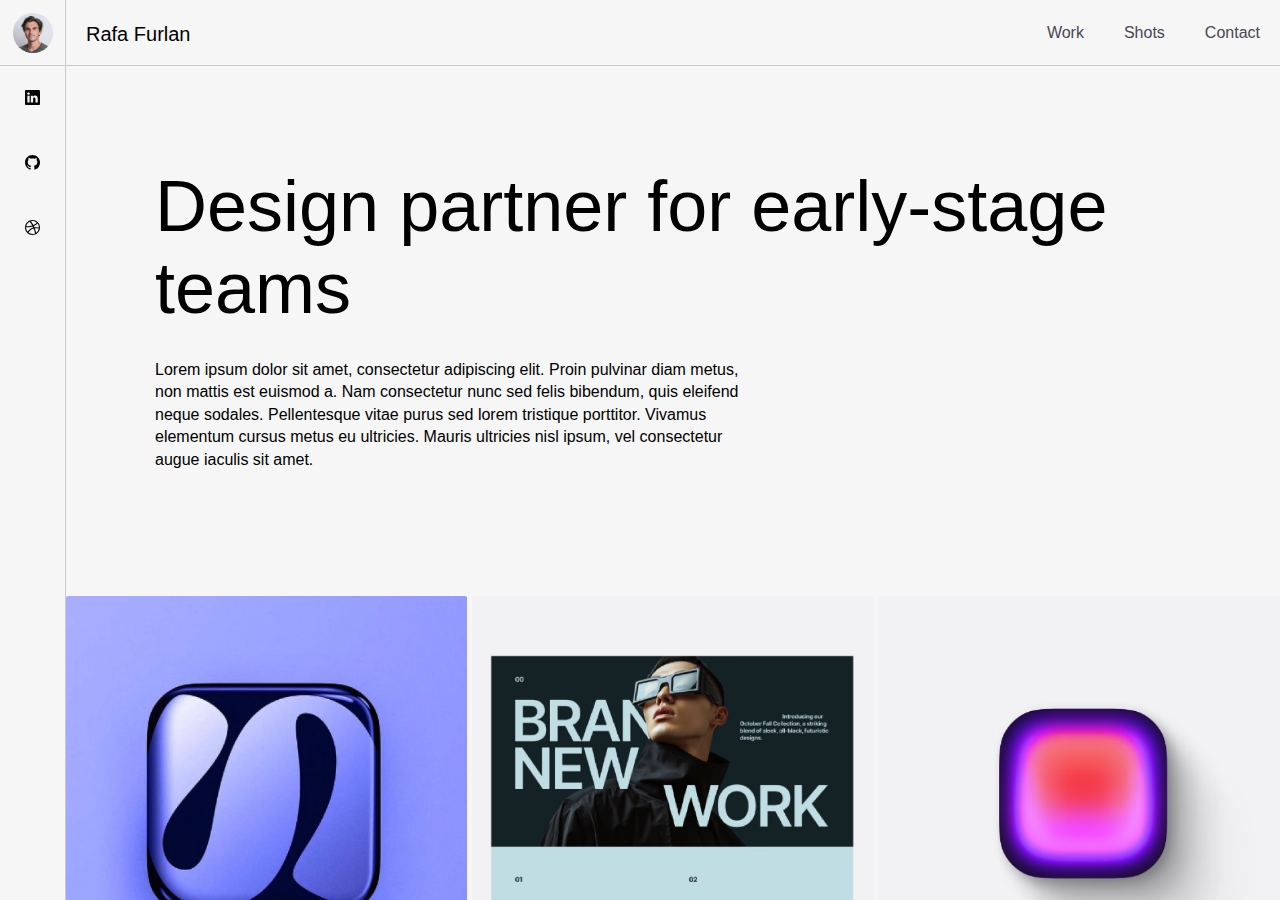
<file: index.html>
<!DOCTYPE html>
    <html lang="en">
    <head>
        <meta charset="UTF-8">
        <meta name="viewport" content="width=device-width, initial-scale=1.0">
        <title>Rafael Furlan</title>
        <link rel="icon" href="Resources/images/portrait.png" type="image/png">
        <link rel="stylesheet" href="./Resources/CSS/index.css">
    </head>
    <body>

        <!-- header section -->
        <header class="top-bar">
            <div id="left-corner">
                <div class="profile"></div>    
            </div>
            <div class="name">
                <div id="top-name">Rafa Furlan</div>
            </div>
            <nav class="desktop-nav">
                <div class="nav-item"><a href="https://rafaelfurlan.vercel.app/">Work</a></div>
                <div class="nav-item"><a href="#shots">Shots</a></div>
                <div class="nav-item"><a href="#Contact">Contact</a></div>
                <div class="menu">
                    <a href="https://www.linkedin.com/in/rafaelfurlan98/" target="_blank">
                        <img src="Resources/images/BT Icon/list.svg" alt="menu" width="30" height="30">
                    </a>
                </div>
            </nav>

        </header>

        <main>
            <div class="left-rail">
                <nav>
                    <div class="out-item">
                        <a href="https://www.linkedin.com/in/rafaelfurlan98/" target="_blank">
                            <img src="Resources/images/BT Icon/linkedin.svg" alt="LinkedIn Profile" width="15" height="15">
                        </a>
                        <a href="https://github.com/rafael-furlan" target="_blank">
                            <img src="Resources/images/BT Icon/github.svg" alt="Github Profile" width="15" height="15">
                        </a>
                        <a href="https://dribbble.com/rafaell_furlan" target="_blank">
                            <img src="Resources/images/BT Icon/dribbble.svg" alt="Dribbble Profile" width="15" height="15">
                        </a>
                    </div>
                </nav>
            </div>

            <div class="inner-body">

                <div class="inner-header">
                        <h1 id="headline">Design partner
                        for early-stage teams</h1>
                         <p id="top">
                        Lorem ipsum dolor sit amet, consectetur adipiscing elit. Proin pulvinar diam metus,
                        non mattis est euismod a. Nam consectetur nunc sed felis bibendum, quis eleifend neque 
                        sodales. Pellentesque vitae purus sed lorem tristique porttitor. Vivamus elementum 
                        cursus metus eu ultricies. Mauris ultricies nisl ipsum, vel consectetur augue iaculis 
                        sit amet. 
                        </p>
                </div>

                <div class="grid-container">
                    <div class="column-1">
                        <a href="/project-base" class="grid-item-1"></a>
                        <a href="project-4.html" class="grid-item-4"></a>
                        <a href="project-7.html" class="grid-item-7"></a>
                    </div>
                    <div class="column-2">
                        <a href="project-2.html" class="grid-item-2"></a>
                        <a href="project-5.html" class="grid-item-5"></a>
                        <a href="project-8.html" class="grid-item-8"></a>
                    </div>
                    <div class="column-3">
                        <a href="project-3.html" class="grid-item-3"></a>
                        <a href="project-6.html" class="grid-item-6"></a>
                        <a href="project-9.html" class="grid-item-9"></a>
                    </div>
                    <div class="column-4">
                        <a href="project-1.html" class="grid-item-1"></a>
                        <a href="project-3.html" class="grid-item-3"></a>
                        <a href="project-5.html" class="grid-item-5"></a>
                        <a href="project-7.html" class="grid-item-7"></a>
                        <a href="project-9.html" class="grid-item-9"></a>
                    </div>
                    <div class="column-5">
                        <a href="project-2.html" class="grid-item-2"></a>
                        <a href="project-4.html" class="grid-item-4"></a>
                        <a href="project-6.html" class="grid-item-6"></a>
                        <a href="project-8.html" class="grid-item-8"></a>
                    </div>
                    <div class="column-6">
                        <a href="project-1.html" class="grid-item-1"></a>
                        <a href="project-1.html" class="grid-item-2"></a>
                        <a href="project-1.html" class="grid-item-3"></a>
                        <a href="project-1.html" class="grid-item-4"></a>
                        <a href="project-1.html" class="grid-item-5"></a>
                        <a href="project-1.html" class="grid-item-6"></a>
                        <a href="project-1.html" class="grid-item-7"></a>
                        <a href="project-1.html" class="grid-item-8"></a>
                        <a href="project-1.html" class="grid-item-9"></a>
                    </div>

                </div>

            </div>

        </main>
         
        
        
    </body>
</html>
</file>
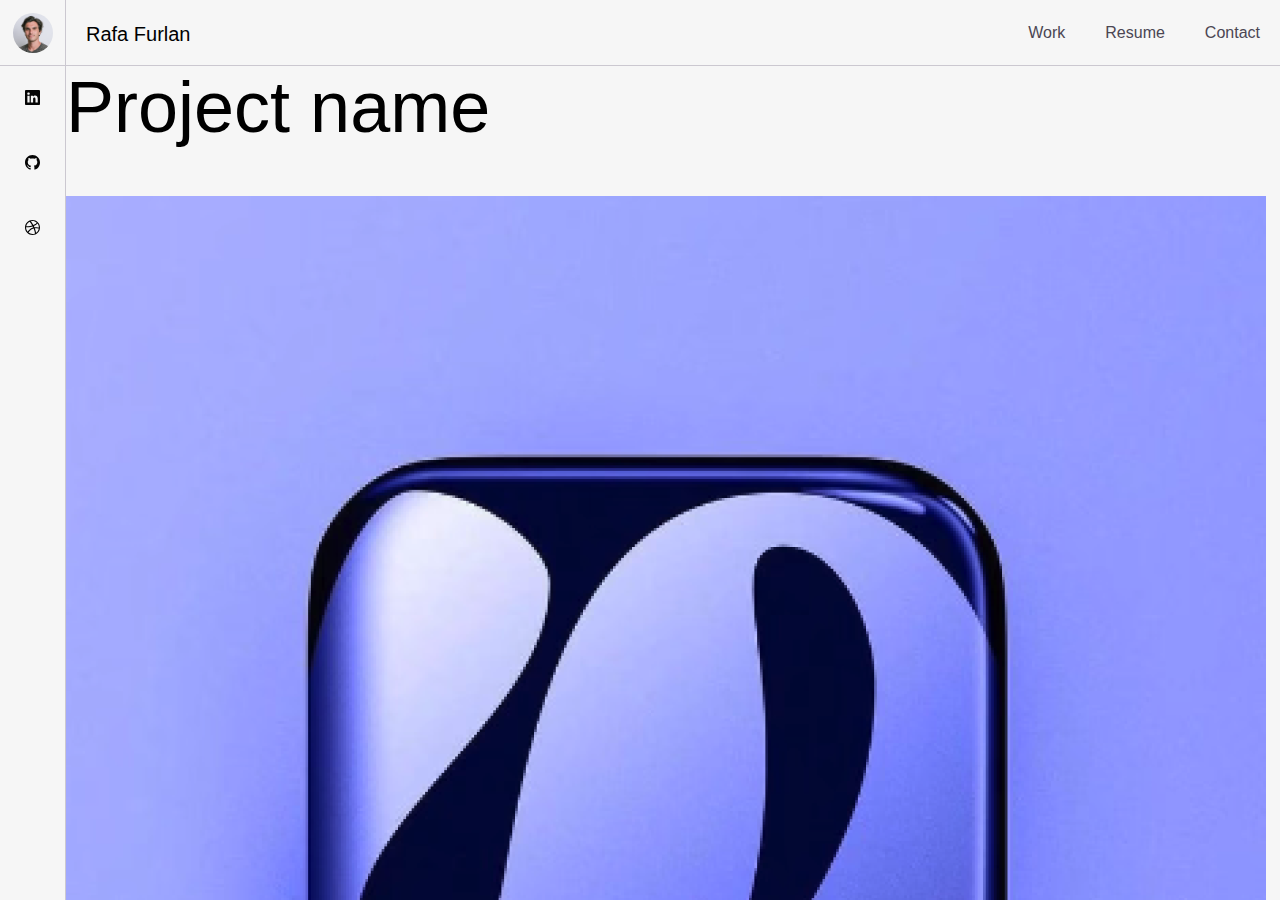
<file: project-base.html>
<!DOCTYPE html>
    <html lang="en">
    <head>
        <meta charset="UTF-8">
        <meta name="viewport" content="width=device-width, initial-scale=1.0">
        <title>work page</title>
        <link rel="stylesheet" href="./Resources/CSS/index.css">
    </head>

    <body>
         <!-- header section -->
         <header class="top-bar">
            <div id="left-corner">
                <div class="profile"></div>    
            </div>
            <div class="name">
                <div id="top-name">Rafa Furlan</div>
            </div>
            <nav class="desktop-nav">
                <div class="nav-item"><a href="index.html">Work</a></div>
                <div class="nav-item"><a href="#Resume">Resume</a></div>
                <div class="nav-item"><a href="#Contact">Contact</a></div>
                <div class="menu">
                    <a href="https://www.linkedin.com/in/rafaelfurlan98/" target="_blank">
                        <img src="Resources/images/BT Icon/list.svg" alt="menu" width="30" height="30">
                    </a>
                </div>
            </nav>

        </header>

        <main>
            <div class="left-rail">
                <nav>
                    <div class="out-item">
                        <a href="https://www.linkedin.com/in/rafaelfurlan98/" target="_blank">
                            <img src="Resources/images/BT Icon/linkedin.svg" alt="LinkedIn Profile" width="15" height="15">
                        </a>
                        <a href="https://github.com/rafael-furlan" target="_blank">
                            <img src="Resources/images/BT Icon/github.svg" alt="Github Profile" width="15" height="15">
                        </a>
                        <a href="https://dribbble.com/rafaell_furlan" target="_blank">
                            <img src="Resources/images/BT Icon/dribbble.svg" alt="Dribbble Profile" width="15" height="15">
                        </a>
                    </div>
                </nav>
            </div>

            <div class="inner-body">

                <div class="project-header">
                    <h6 class="project-overline">UX case</h6>
                    <h1 class="project-headline">Project name</h1>
                </div>

                <div class="section-type-1">
                    <div class="image-container">
                        <img src="Resources/images/project-placeholders/img-1.png">
                    </div>
                    <div class="text-container">
                        <p>Lorem ipsum dolor sit amet consectetur. Auctor dictum augue tortor fringilla pharetra ac. Pellentesque elementum rhoncus lectus vitae ut pulvinar. At odio id enim tincidunt pellentesque elit. Id faucibus amet urna turpis sagittis.Lorem ipsum dolor sit amet consectetur. Auctor dictum augue tortor fringilla pharetra ac. Pellentesque elementum rhoncus lectus vitae ut pulvinar. At odio id enim tincidunt pellentesque elit. Id faucibus amet urna turpis sagittis.</p>
                    </div>
                </div>

                <div class="section-type-2">
                    <div class="image-container">
                        <img src="Resources/images/project-placeholders/img-4.png">
                    </div>
                    <div class="text-container">
                        <p>Lorem ipsum dolor sit amet consectetur. Auctor dictum augue tortor fringilla pharetra ac. Pellentesque elementum rhoncus lectus vitae ut pulvinar. At odio id enim tincidunt pellentesque elit. Id faucibus amet urna turpis sagittis.Lorem ipsum dolor sit amet consectetur. Auctor dictum augue tortor fringilla pharetra ac. Pellentesque elementum rhoncus lectus vitae ut pulvinar. At odio id enim tincidunt pellentesque elit. Id faucibus amet urna turpis sagittis.</p>
                    </div>
                </div>



            </div>
        
        </main>

    </body>

    </html>
</file>
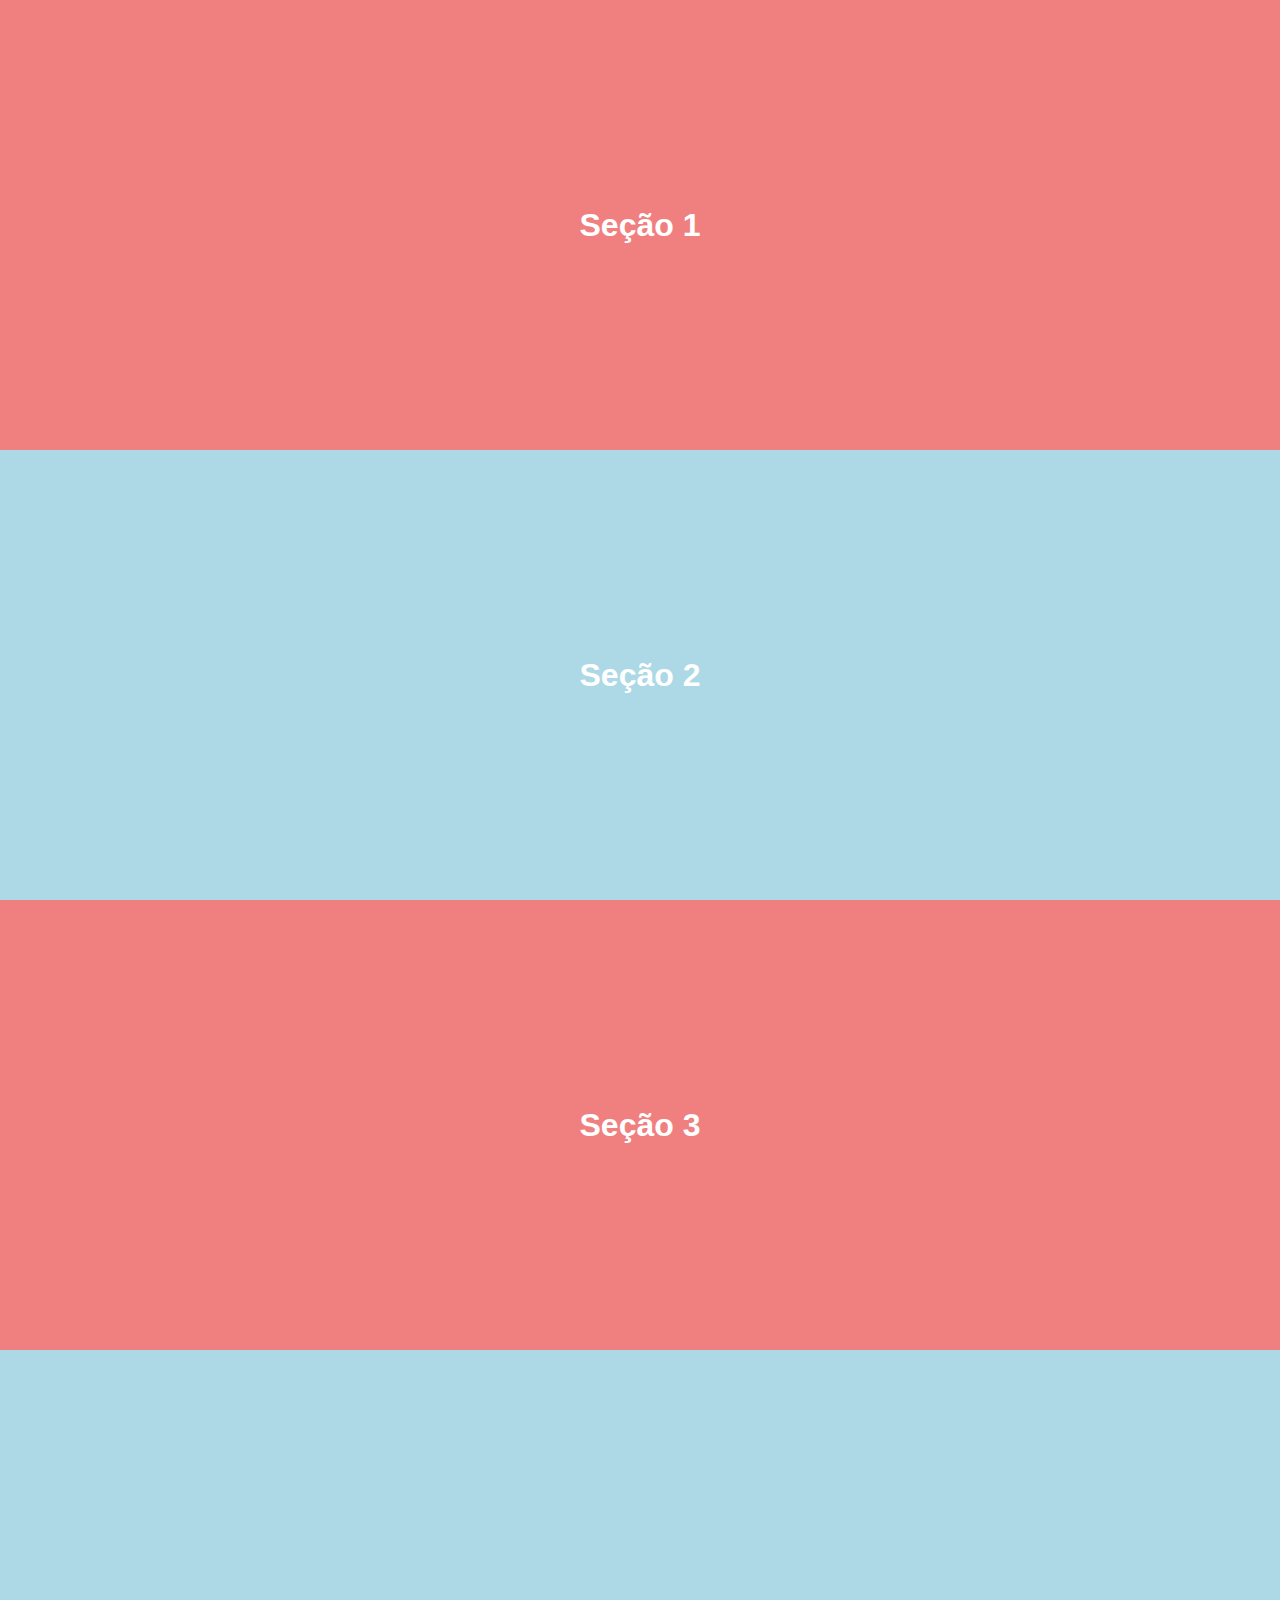
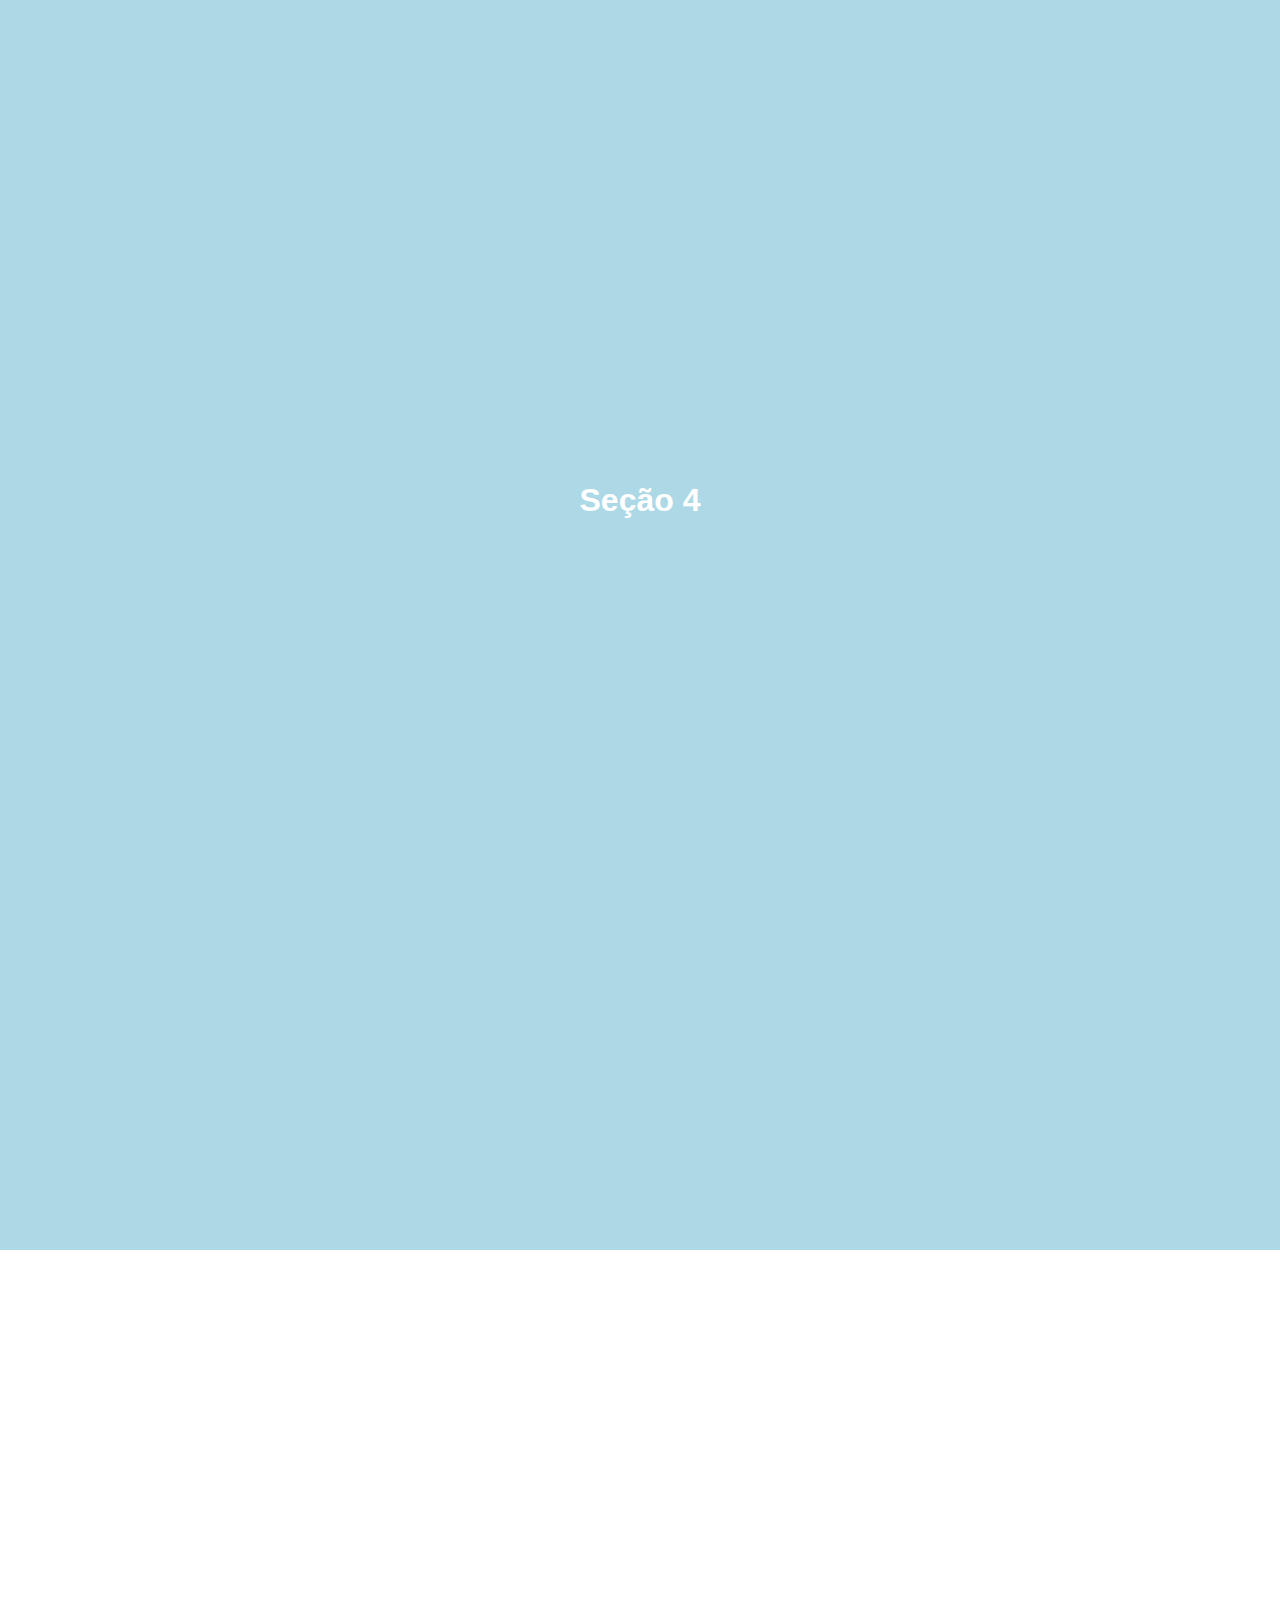
<file: stacked.html>
<!DOCTYPE html>
<html lang="en">
  <head>
    <meta charset="UTF-8" />
    <meta name="viewport" content="width=device-width, initial-scale=1.0" />
    <title>Seções Sobrepostas</title>
    <style>
      body {
        margin: 0;
        font-family: Arial, sans-serif;
      }

      /* Wrapper pai */
      .wrapper {
        height: 400vh; /* Altura para permitir que todas as seções rolem */
      }

      /* Estilo comum para todas as seções */
      .section {
        height: 50vh; /* Cada seção ocupa 100% da viewport */
        display: flex;
        justify-content: center;
        align-items: center;
        font-size: 2rem;
        font-weight: bold;
        color: white;
        position: sticky;
      }

      .section:nth-child(odd) {
        background-color: lightcoral;
      }

      .section:nth-child(even) {
        background-color: lightblue;
      }

      /* Defina a posição sticky com os valores corretos */
      .section-1 {
        background-color: darkorange;
        top: 0;
      }

      .section-2 {
        background-color: darkblue;
        top: 200px;
      }

      .section-3 {
        background-color: darkgreen;
        top: 300px;
      }

      .section-4 {
        height: 1500px;
        background-color: darkred;
        top: 400px;
      }
    </style>
  </head>
  <body>
    <div class="wrapper">
      <div class="section section-1">Seção 1</div>
      <div class="section section-2">Seção 2</div>
      <div class="section section-3">Seção 3</div>
      <div class="section section-4">Seção 4</div>
    </div>
  </body>
</html>
</file>
<file: Resources/CSS/index.css>
/* All web site */

@import url("style-guide.css");

* {
  font-family: var(--font-family);
}

body {
  margin: 0;
  background-color: var(--neutral-color-1);
}

h1 {
  font-size: var(--desk-h1-size);
  font-weight: var(--desk-h1-weight);
  line-height: var(--desk-h1-line-height);
}

h2 {
  font-size: var(--desktop-h2);
  font-weight: var(--desktop-h2);
  margin: var(--desktop-h2);
}

h3 {
  font-size: var(--desktop-h3);
  font-weight: var(--desktop-h3);
  margin: var(--desktop-h3);
}

h4 {
  font-size: var(--desktop-h4);
  font-weight: var(--desktop-h4);
  margin: var(--desktop-h4);
}

h5 {
  font-size: var(--desktop-h5);
  font-weight: var(--desktop-h5);
  margin: var(--desktop-h5);
}

h6 {
  font-size: var(--desktop-h6);
  font-weight: var(--desktop-h6);
  line-height: var(--desktop-h6);
  margin: 0;
}

p {
  font-size: var(--desktop-body);
  font-weight: var(--desktop-body);
  line-height: var(--desktop-body);
}

.column-4,
.column-5,
.column-6 {
  display: none;
}

body {
  background-color: var(--neutral-color-1);
}

.mobile-menu {
  display: none;
}

.top-bar {
  background-color: var(--neutral-color-1);
  backdrop-filter: blur(300px);
  border-bottom: 1px solid var(--neutral-color-5);
  height: 65px;
  display: flex;
  justify-content: space-between;
  position: fixed;
  width: 100vw;
  z-index: 1;
}

#left-corner {
  min-width: 65px;
  min-height: 65px;
  border-right: 1px solid var(--neutral-color-5);
  background-color: var(--neutral-color-1);
  display: flex;
  justify-content: center;
  align-items: center;
}

.profile {
  width: 40px;
  height: 40px;
  border-radius: 40px;
  background-image: url(../images/portrait.png);
  background-size: cover;
  background-position: center;
  background-repeat: no-repeat;
}

.name {
  display: flex;
  width: 100%;
  padding-left: 20px;
  max-height: 100%;
  align-content: center;
  font-weight: 300;
}

#top-name {
  height: 20px;
  margin: auto 0;
  align-content: center;
  font-size: 20px;
  font-weight: 500;
}

.desktop-nav {
  display: flex; /* Use Flexbox to align items side by side */
  align-items: center; /* Center items vertically */
  height: 65px;
}

.nav-item {
  display: flex; /* Aligns the anchor within the nav item */
  align-items: center;
  height: 100%;
}

.menu {
  display: none;
}

.nav-item a {
  text-decoration: none;
  color: var(--neutral-color-8);
  height: 100%;
  padding: 0 20px; /* Horizontal padding inside each nav item */
  display: flex; /* Aligns the anchor within the nav item */
  align-items: center;
}

a:hover {
  background-color: var(--neutral-color-2);
}

a:active {
  background-color: var(--neutral-color-3);
}

/* Main body*/

main {
  position: relative;
  display: flex;
  width: 100vw;
  height: 100vh;
  overflow-y: hidden;
}

/* left-rail*/

.left-rail {
  background-color: var(--neutral-color-1);
  border-right: 1px solid var(--neutral-color-5);
  min-width: 65px;
  max-width: 65px;
  height: 100%;
  padding-top: 65px;
}

.out-item {
  align-items: center;
  height: 65px;
  width: 100%;
}

.out-item a {
  color: black;
  height: 100%;
  padding: 0 20px; /* Horizontal padding inside each nav item */
  display: flex; /* Aligns the anchor within the nav item */
  align-items: center;
  justify-content: center;
}

.icon {
  fill: var(--neutral-color-8);
}

/* inner body*/

.inner-body::-webkit-scrollbar {
  display: none;
}

.inner-body {
  width: 100vw;
  overflow-y: scroll;
  padding-bottom: 200px;
  position: relative;
}

.breadcrumb {
  max-width: 100%;
  padding-top: 10px;
  padding-bottom: 10px;
  justify-content: 40px;
}

.category {
  padding: 0 20px;
  font-weight: 100;
  margin: 0;
  max-height: 100%;
}

.project-name {
  padding: 0 20px;
  font-weight: 300;
  margin: 0;
  max-height: 100%;
}

.square-button {
  color: black;
  height: 40px;
  width: 40px;
  display: flex;
  align-items: center;
  justify-content: center;
}

.inner-header {
  max-width: 100%;
  background-color: var(--neutral-color-1);
  padding: 165px 89px 125px 89px;
  position: sticky;
  top: 0px;
}

#headline {
  max-width: 1000px;
  margin: 0;
  padding-bottom: 30px;
}

#top {
  max-width: 600px;
  margin: 0;
  line-height: 1.4;
}

.grid-body {
  background-color: var(--neutral-color-1);
  padding: 21px;
  position: sticky;
  top: 65px;
  border-top: 1px solid var(--neutral-color-5);
  border-bottom: 1px solid var(--neutral-color-5);
}

.grid-container {
  display: grid;
  grid-template-columns: repeat(3, 1fr);
  grid-template-rows: repeat(3, 400px) 1fr;
  gap: 5px;
  width: 100%;
}

.grid {
  display: grid;
  grid-template-columns: repeat(3, 1fr); /* 3 colunas de tamanhos iguais */
  grid-auto-rows: auto; /* Altura padrão para as linhas */
  gap: 13px; /* Espaçamento entre os itens */
  max-width: 100%;
  box-sizing: border-box;
  margin-bottom: 0;
  height: auto;
}

.column-1,
.column-2,
.column-3 {
  display: flex; /* Ativa o grid dentro das colunas */
  flex-direction: column; /* Organiza os itens na vertical (coluna) */
  gap: 21px; /* Espaçamento entre os itens */
  height: 100%;
}

.grid-item-1,
.grid-item-2,
.grid-item-3,
.grid-item-4,
.grid-item-5,
.grid-item-6,
.grid-item-7,
.grid-item-8,
.grid-item-9 {
  border-radius: 2px;
}

.grid-item-1 {
  width: 100%;
  aspect-ratio: 1;
  background-color: #ced0c8;
  background-image: url(../images/project-placeholders/img-1.png);
  background-size: cover;
  background-position: center;
}

.grid-item-2 {
  width: 100%;
  aspect-ratio: 4/5;
  background-color: #ced0c8;
  background-image: url(../images/project-placeholders/img-2.png);
  background-size: cover;
  background-position: center;
}

.grid-item-3 {
  width: 100%;
  aspect-ratio: 1;
  background-color: #ced0c8;
  background-image: url(../images/project-placeholders/img-3.png);
  background-size: cover;
  background-position: center;
}

.grid-item-4 {
  width: 100%;
  aspect-ratio: 1;
  background-color: #ced0c8;
  background-image: url(../images/project-placeholders/img-4.png);
  background-size: cover;
  background-position: center;
}

.grid-item-5 {
  width: 100%;
  aspect-ratio: 4/5;
  background-color: #ced0c8;
  background-image: url(../images/project-placeholders/img-5.png);
  background-size: cover;
  background-position: center;
}

.grid-item-6 {
  width: 100%;
  aspect-ratio: 9/16;
  background-color: #ced0c8;
  background-image: url(../images/project-placeholders/img-6.png);
  background-size: cover;
  background-position: center;
}

.grid-item-7 {
  width: 100%;
  aspect-ratio: 9/16;
  background-color: #ced0c8;
  background-image: url(../images/project-placeholders/img-7.png);
  background-size: cover;
  background-position: center;
}

.grid-item-8 {
  width: 100%;
  aspect-ratio: 1;
  background-color: #ced0c8;
  background-image: url(../images/project-placeholders/img-8.png);
  background-size: cover;
  background-position: center;
}

.grid-item-9 {
  width: 100%;
  aspect-ratio: 1;
  background-color: #ced0c8;
  background-image: url(../images/project-placeholders/img-9.png);
  background-size: cover;
  background-position: center;
}

.thumbnail {
  position: relative;
  display: flex; /* Enables Flexbox */
  justify-content: center; /* Centers content horizontally */
  align-items: center; /* Centers content vertically */
  overflow: hidden;
}

.thumbnail img {
  display: block;
  max-height: 100%;
  object-fit: cover;
  object-position: center;
}

/* Overlay styling */
.overlay {
  position: absolute;
  top: 0;
  left: 0;
  right: 0;
  bottom: 0;
  background: rgba(60, 56, 66, 0.3); /* Glass effect base */
  backdrop-filter: blur(25px); /* Blur effect for glass */
  display: flex;
  justify-content: center;
  align-items: center;
  opacity: 0;
  transition: opacity 0.3s ease;
}

.thumbnail:hover .overlay {
  opacity: 1;
}

.overlay p {
  color: #fff; /* White text */
  font-size: 1rem;
  font-weight: bold;
  text-align: center;
}

/* Case study structure below */
.case-header {
  width: 100%;
  height: 600px;
  overflow: hidden;
  margin-bottom: 80px;
}

.img-header {
  width: 100%;
  height: 100%;
  object-fit: cover;
  display: block;
}

.title-container {
  width: 100%;
  margin: 100px 0 40px 0;
}

.case-category {
  margin-bottom: 15px;
  margin-left: 3px;
}

.case-body {
  width: 100%;
  margin: 0 0 100px 0;
}

.h-body {
  padding-bottom: 20px;
  width: 100%;
  margin: 0;
}

.p-body {
  display: flex;
  width: 100%;
  margin: 0 0 80px 0;
}

.col-1 {
  margin: 0;
  padding-right: 10px;
}

.col-2 {
  margin: 0;
  padding-left: 10px;
}

p {
  margin: 0;
}

/* breackpoints */

@media (max-width: 630px) {
  h1 {
    font-size: var(--mobile-h1-size);
    font-weight: var(--desk-h1-weight);
    line-height: var(--desk-h1-line-height);
  }

  h2 {
    font-size: var(--mobile-h2-size);
    font-weight: var(--desktop-h2);
    margin: var(--desktop-h2);
  }

  h3 {
    font-size: var(--mobile-h3-size);
    font-weight: var(--desktop-h3);
    margin: var(--desktop-h3);
  }

  h4 {
    font-size: var(--mobile-h4-size);
    font-weight: var(--desktop-h4);
    margin: var(--desktop-h4);
  }

  h5 {
    font-size: var(--desktop-h5);
    font-weight: var(--desktop-h5);
    margin: var(--desktop-h5);
  }

  h6 {
    font-size: var(--mobile-h6-size);
    font-weight: var(--desktop-h6);
    line-height: var(--desktop-h6);
    margin: 0;
  }

  p {
    font-size: var(--desktop-body-siz);
    font-weight: var(--desktop-body);
    line-height: var(--desktop-body);
  }

  .left-rail {
    display: none;
    border-right: 1px solid #ced0c8;
    min-width: 65px;
    max-width: 65px;
    height: 100%;
  }

  .nav-item {
    display: none !important;
  }

  .menu {
    display: flex;
    align-items: center;
    height: 100%;
  }

  .menu a {
    display: none;
    text-decoration: none;
    color: var(--neutral-color-8);
    height: 100%;
    padding: 0 20px; /* Horizontal padding inside each nav item */
    display: flex; /* Aligns the anchor within the nav item */
    align-items: center;
  }

  .inner-body {
    width: 100vw !important;
    overflow-y: scroll;
    padding-bottom: 100px;
  }

  .inner-header {
    max-width: 100%;
    background-color: var(--neutral-color-1);
    padding: 100px 42px 65px 42px;
    position: sticky;
    top: 0px;
  }

  .grid {
    display: grid;
    grid-template-columns: repeat(1, 1fr); /* 3 colunas de tamanhos iguais */
    grid-auto-rows: auto; /* Altura padrão para as linhas */
    gap: 13px; /* Espaçamento entre os itens */
    max-width: 100%;
    box-sizing: border-box;
    height: auto;
  }

  .column-1,
  .column-2,
  .column-3,
  .column-4,
  .column-5 {
    display: none;
  }

  .column-6 {
    background-color: rgb(255, 255, 255, 0%);
    display: flex; /* Ativa o grid dentro das colunas */
    flex-direction: column; /* Organiza os itens na vertical (coluna) */
    gap: 21px; /* Espaçamento entre os itens */
    height: 100%;
  }
}

@media (min-width: 631px) and (max-width: 1279px) {
  body {
    background-color: var(--neutral-color-1);
  }

  .top-bar {
    background-color: var(--neutral-color-1);
    backdrop-filter: blur(300px);
    border-bottom: 1px solid var(--neutral-color-5);
    height: 65px;
    display: flex;
    justify-content: space-between;
    position: fixed;
    width: 100vw;
    z-index: 1;
  }

  #left-corner {
    min-width: 65px;
    min-height: 65px;
    border-right: 1px solid var(--neutral-color-5);
    background-color: var(--neutral-color-1);
    display: flex;
    justify-content: center;
    align-items: center;
  }

  .profile {
    width: 40px;
    height: 40px;
    border-radius: 40px;
    background-image: url(../images/portrait.png);
    background-size: cover;
    background-position: center;
    background-repeat: no-repeat;
  }

  .name {
    display: flex;
    width: 100%;
    padding-left: 20px;
    max-height: 100%;
    align-content: center;
    font-weight: 300;
  }

  #top-name {
    height: 20px;
    margin: auto 0;
    align-content: center;
    font-size: 20px;
    font-weight: 500;
  }

  .desktop-nav {
    display: flex; /* Use Flexbox to align items side by side */
    align-items: center; /* Center items vertically */
    height: 65px;
  }

  #menu {
    display: none;
  }

  .nav-item {
    display: flex; /* Aligns the anchor within the nav item */
    align-items: center;
    height: 100%;
  }

  .nav-item a {
    text-decoration: none;
    color: var(--neutral-color-8);
    height: 100%;
    padding: 0 20px; /* Horizontal padding inside each nav item */
    display: flex; /* Aligns the anchor within the nav item */
    align-items: center;
  }

  a:hover {
    background-color: var(--neutral-color-2);
  }

  a:active {
    background-color: var(--neutral-color-3);
  }

  /* left-rail*/

  

  .out-item {
    align-items: center;
    height: 65px;
    width: 100%;
  }

  .out-item a {
    color: black;
    height: 100%;
    padding: 0 20px; /* Horizontal padding inside each nav item */
    display: flex; /* Aligns the anchor within the nav item */
    align-items: center;
    justify-content: center;
  }

  .icon {
    fill: var(--neutral-color-8);
  }

  .column-1,
  .column-2,
  .column-3 {
    display: none;
  }

  .grid {
    display: grid;
    grid-template-columns: repeat(2, 1fr); /* 3 colunas de tamanhos iguais */
    grid-auto-rows: auto; /* Altura padrão para as linhas */
    gap: 13px; /* Espaçamento entre os itens */
    max-width: 100%;
    box-sizing: border-box;
    margin-bottom: 100px;
    height: auto;
  }

  .column-4,
  .column-5 {
    background-color: rgba(12, 35, 137, 0);
    display: flex; /* Ativa o grid dentro das colunas */
    flex-direction: column; /* Organiza os itens na vertical (coluna) */
    gap: 21px; /* Espaçamento entre os itens */
    height: 100%;
  }
}

@media (min-width: 1921px) {
  .column-4,
  .column-5,
  .column-6 {
    display: none;
  }

  #menu {
    display: none;
  }
}
</file>
